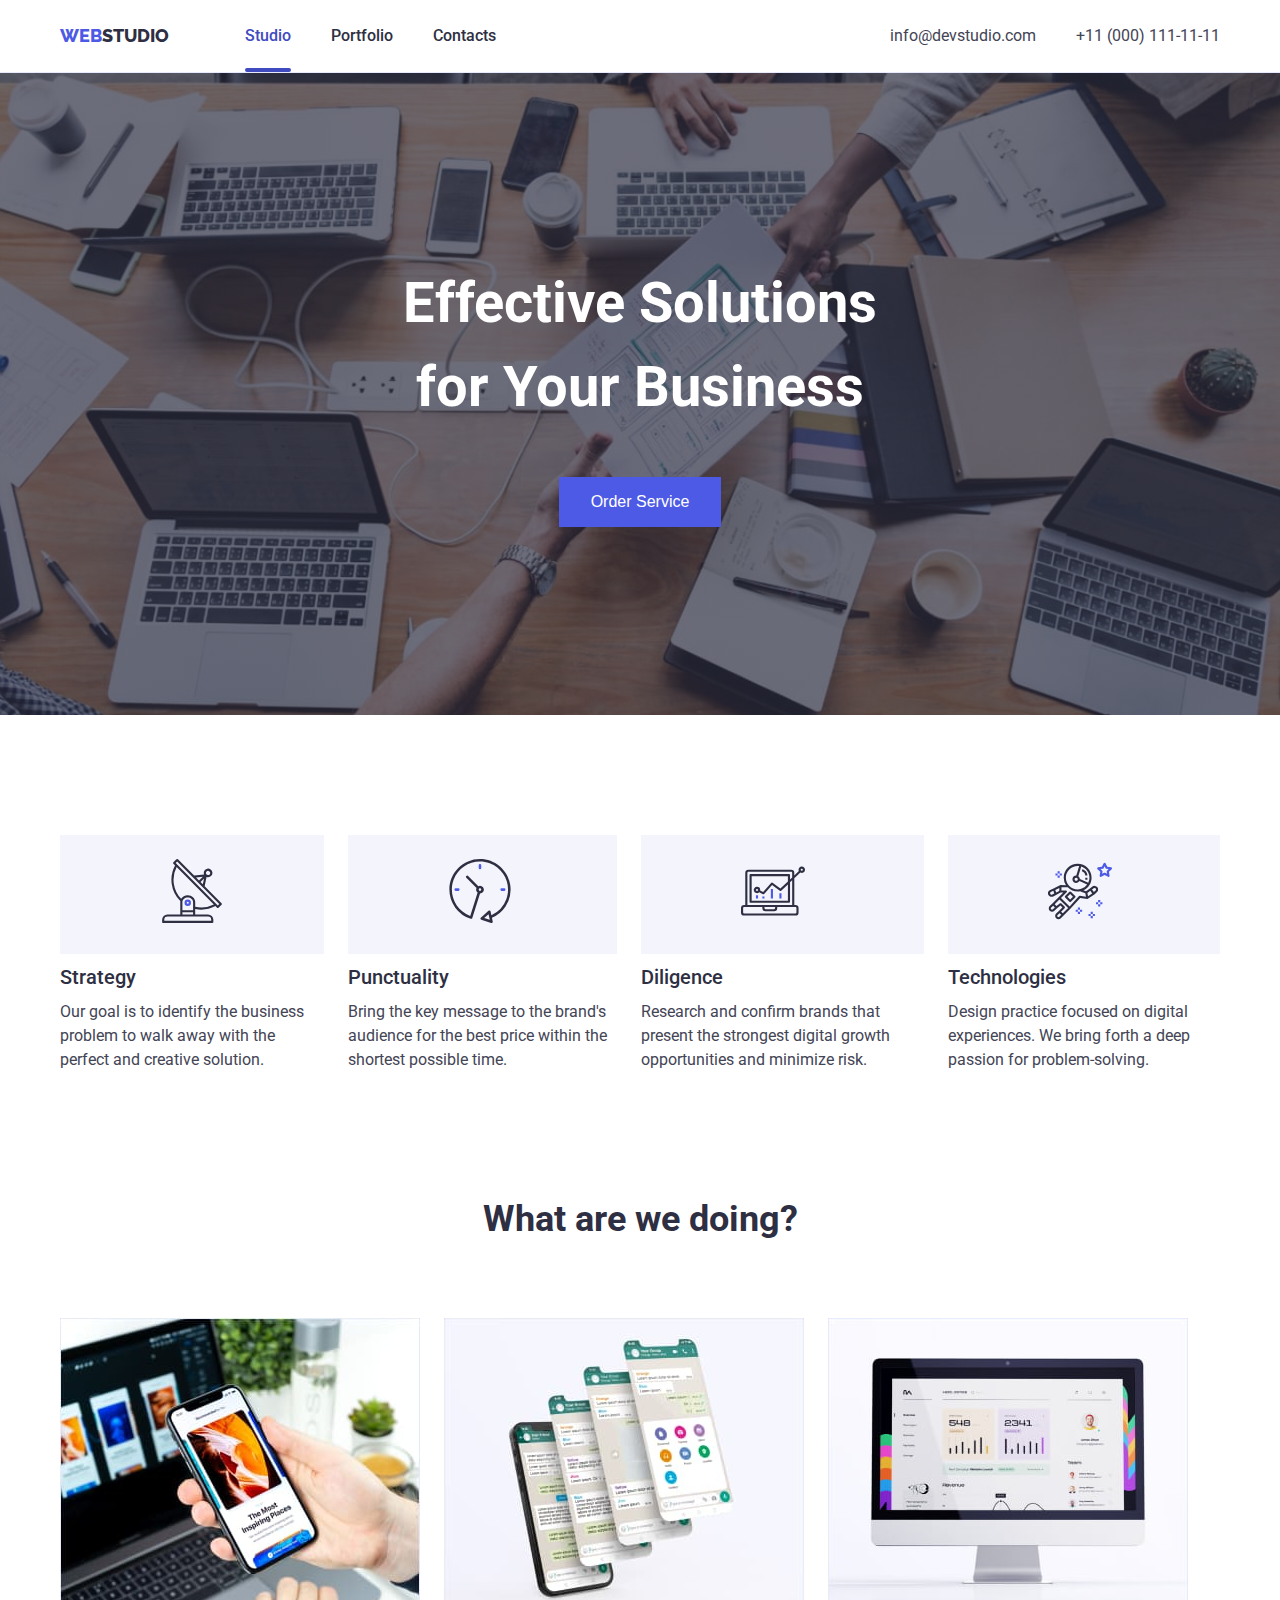
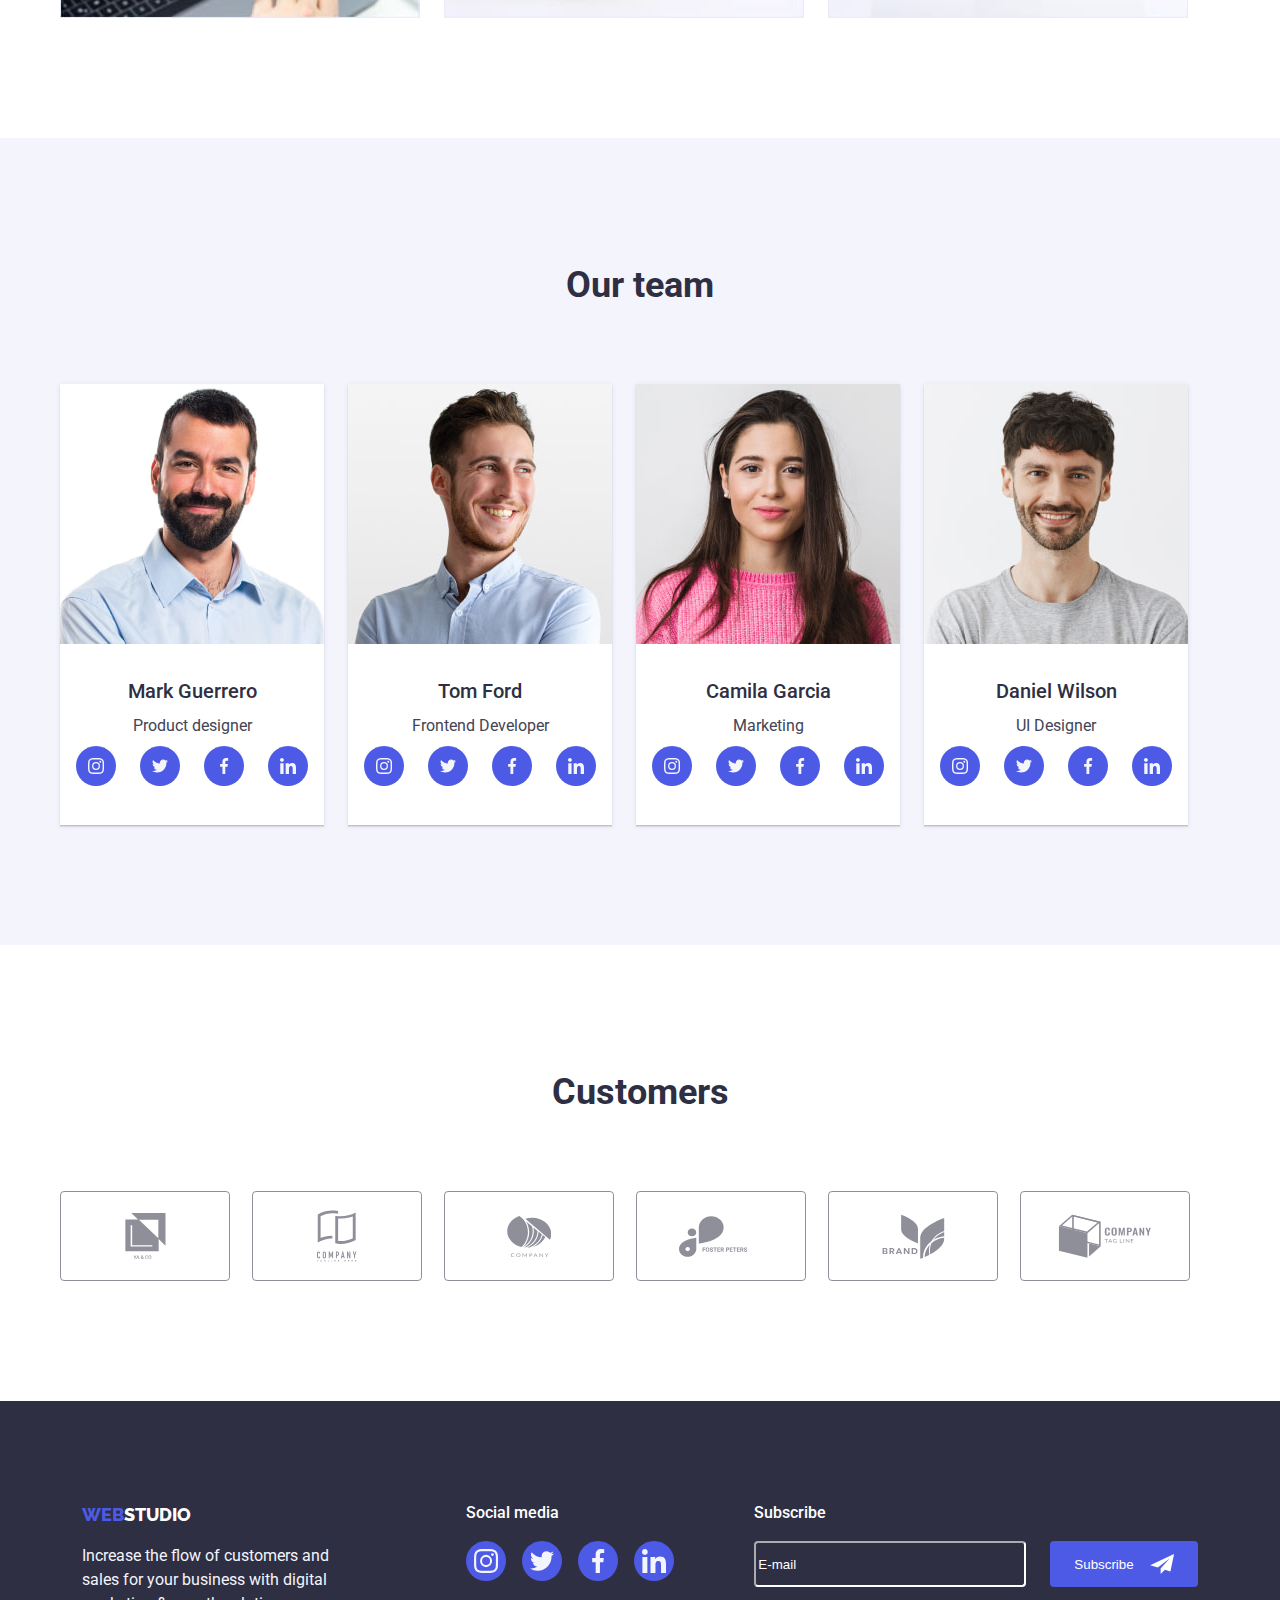
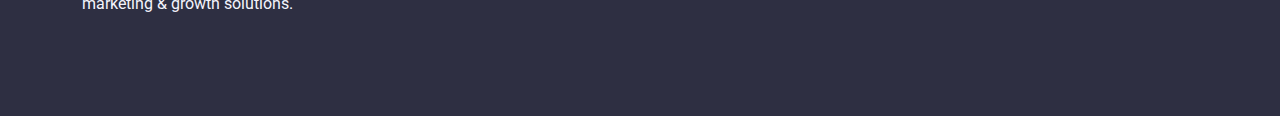
<file: index.html>
<!doctype html>
<html lang="en">
  <head>
    <meta charset="UTF-8" />
    <meta name="viewport" content="width=device-width, initial-scale=1.0" />
    <title>Webstudio</title>
    <link rel="preconnect" href="https://fonts.googleapis.com" />
    <link rel="preconnect" href="https://fonts.gstatic.com" crossorigin />
    <link
      rel="stylesheet"
      href="https://fonts.googleapis.com/css2?family=Raleway:wght@800&family=Roboto:wght@400;500;700;900&display=swap"
    />
    <link
      rel="stylesheet"
      href="https://cdnjs.cloudflare.com/ajax/libs/modern-normalize/2.0.0/modern-normalize.min.css"
      integrity="sha512-4xo8blKMVCiXpTaLzQSLSw3KFOVPWhm/TRtuPVc4WG6kUgjH6J03IBuG7JZPkcWMxJ5huwaBpOpnwYElP/m6wg=="
      crossorigin="anonymous"
      referrerpolicy="no-referrer"
    />
    <link rel="stylesheet" href="./css/styles.css" />
  </head>
  <body>
    <header class="header">
      <div class="container nav-container">
        <nav>
          <a href="./index.html" class="logo"> <span>Web</span>studio </a>
          <button
            class="menu-toggle js-open-menu"
            aria-expanded="false"
            aria-controls="mobile-menu"
            aria-label="Open menu button"
          >
            <svg class="menu-toggle-icon" width="32" height="22">
              <use href="./images/icons.svg#burger-menu"></use>
            </svg>
          </button>

          <ul class="nav-list">
            <li>
              <a href="./index.html" class="nav-link current">Studio</a>
            </li>
            <li>
              <a href="./portfolio.html" class="nav-link">Portfolio</a>
            </li>
            <li>
              <a href="#contacts" class="nav-link">Contacts</a>
            </li>
          </ul>
        </nav>
        <ul id="contacts" class="nav-list">
          <li>
            <a href="mailto:info@devstudio.com" class="contact-item">info@devstudio.com</a>
          </li>
          <li>
            <a href="tel:+11(000)111-11-11" class="contact-item">+11 (000) 111-11-11</a>
          </li>
        </ul>
      </div>
    </header>

    <main>
      <section class="section hero">
        <div class="container hero-container">
          <h1 class="hero-title">Effective Solutions for Your Business</h1>
          <button type="button" class="hero-button" data-modal-open>Order Service</button>
        </div>
      </section>

      <section class="section qualities">
        <div class="container qualities-container">
          <ul class="qualities-list">
            <li>
              <div class="quality-header">
                <svg class="icon">
                  <use href="./images/icons.svg#icon-antenna"></use>
                </svg>
              </div>
              <h3 class="quality-title">Strategy</h3>
              <p class="item-text">
                Our goal is to identify the business problem to walk away with the perfect and
                creative solution.
              </p>
            </li>
            <li>
              <div class="quality-header">
                <svg class="icon">
                  <use href="./images/icons.svg#icon-clock"></use>
                </svg>
              </div>
              <h3 class="quality-title">Punctuality</h3>
              <p class="item-text">
                Bring the key message to the brand's audience for the best price within the shortest
                possible time.
              </p>
            </li>
            <li>
              <div class="quality-header">
                <svg class="icon">
                  <use href="./images/icons.svg#icon-diagram"></use>
                </svg>
              </div>
              <h3 class="quality-title">Diligence</h3>
              <p class="item-text">
                Research and confirm brands that present the strongest digital growth opportunities
                and minimize risk.
              </p>
            </li>
            <li>
              <div class="quality-header">
                <svg class="icon">
                  <use href="./images/icons.svg#icon-astronaut"></use>
                </svg>
              </div>
              <h3 class="quality-title">Technologies</h3>
              <p class="item-text">
                Design practice focused on digital experiences. We bring forth a deep passion for
                problem-solving.
              </p>
            </li>
          </ul>
        </div>
      </section>

      <section class="section business">
        <div class="container">
          <h2 class="section-heading">What are we doing?</h2>
          <ul class="business-list">
            <li>
              <img src="images/service.jpg" alt="web services" />
            </li>
            <li>
              <img src="images/service1.jpg" alt="app services" />
            </li>
            <li>
              <img src="images/service2.jpg" alt="mobile services" />
            </li>
          </ul>
        </div>
      </section>

      <section class="section team">
        <div class="container">
          <h2 class="section-heading">Our team</h2>
          <ul class="team-list">
            <li class="team-member-list-item">

               <img src="images/mark@x1.jpg" srcset="images/mark@x1.jpg 1x, images/mark@x2.jpg 2x"
                   alt="Mark photo" width="264" height="260" />
              <div class="team-member-text">
                <h3 class="team-member-header">Mark Guerrero</h3>
                <p class="item-text">Product designer</p>
                <div class="social-links">
                  <a href="#" class="social-link">
                    <svg class="icon">
                      <use href="./images/icons.svg#icon-instagram"></use>
                    </svg>
                  </a>
                  <a href="#" class="social-link">
                    <svg class="icon">
                      <use href="./images/icons.svg#icon-twitter"></use>
                    </svg>
                  </a>
                  <a href="#" class="social-link">
                    <svg class="icon">
                      <use href="./images/icons.svg#icon-facebook"></use>
                    </svg>
                  </a>
                  <a href="#" class="social-link">
                    <svg class="icon">
                      <use href="./images/icons.svg#icon-linkedin"></use>
                    </svg>
                  </a>
                </div>
              </div>
            </li>
            <li class="team-member-list-item">
              <img src="images/tom@x1.jpg" srcset="images/tom@x1.jpg 1x, images/tom@x2.jpg 2x"
                   alt="Tom photo" width="264" height="260" />
              <div class="team-member-text">
                <h3 class="team-member-header">Tom Ford</h3>
                <p class="item-text">Frontend Developer</p>
                <div class="social-links">
                  <a href="#" class="social-link">
                    <svg class="icon">
                      <use href="./images/icons.svg#icon-instagram"></use>
                    </svg>
                  </a>
                  <a href="#" class="social-link">
                    <svg class="icon">
                      <use href="./images/icons.svg#icon-twitter"></use>
                    </svg>
                  </a>
                  <a href="#" class="social-link">
                    <svg class="icon">
                      <use href="./images/icons.svg#icon-facebook"></use>
                    </svg>
                  </a>
                  <a href="#" class="social-link">
                    <svg class="icon">
                      <use href="./images/icons.svg#icon-linkedin"></use>
                    </svg>
                  </a>
                </div>
              </div>
            </li>
            <li class="team-member-list-item">
              <img src="images/camila@x1.jpg" srcset="images/camila@x1.jpg 1x, images/camila@x2.jpg 2x"
                   alt="Camila photo" width="264" height="260" />
              <div class="team-member-text">
                <h3 class="team-member-header">Camila Garcia</h3>
                <p class="item-text">Marketing</p>
                <div class="social-links">
                  <a href="#" class="social-link">
                    <svg class="icon">
                      <use href="./images/icons.svg#icon-instagram"></use>
                    </svg>
                  </a>
                  <a href="#" class="social-link">
                    <svg class="icon">
                      <use href="./images/icons.svg#icon-twitter"></use>
                    </svg>
                  </a>
                  <a href="#" class="social-link">
                    <svg class="icon">
                      <use href="./images/icons.svg#icon-facebook"></use>
                    </svg>
                  </a>
                  <a href="#" class="social-link">
                    <svg class="icon">
                      <use href="./images/icons.svg#icon-linkedin"></use>
                    </svg>
                  </a>
                </div>
              </div>
            </li>
            <li class="team-member-list-item">
              <img src="images/daniel@x1.jpg" srcset="images/daniel@x1.jpg 1x, images/daniel@x2.jpg 2x"
                   alt="Daniel photo" width="264" height="260" />
              <div class="team-member-text">
                <h3 class="team-member-header">Daniel Wilson</h3>
                <p class="item-text">UI Designer</p>
                <div class="social-links">
                  <a href="#" class="social-link">
                    <svg class="icon">
                      <use href="./images/icons.svg#icon-instagram"></use>
                    </svg>
                  </a>
                  <a href="#" class="social-link">
                    <svg class="icon">
                      <use href="./images/icons.svg#icon-twitter"></use>
                    </svg>
                  </a>
                  <a href="#" class="social-link">
                    <svg class="icon">
                      <use href="./images/icons.svg#icon-facebook"></use>
                    </svg>
                  </a>
                  <a href="#" class="social-link">
                    <svg class="icon">
                      <use href="./images/icons.svg#icon-linkedin"></use>
                    </svg>
                  </a>
                </div>
              </div>
            </li>
          </ul>
        </div>
      </section>

      <section class="section customers">
        <div class="container">
          <h2 class="section-heading">Customers</h2>
          <ul class="customers-list">
            <li>
              <a href="#" class="customer-link">
                <svg class="icon" width="41" height="46">
                  <use href="./images/icons.svg#icon-company-1"></use>
                </svg>
              </a>
            </li>
            <li>
              <a href="#" class="customer-link">
                <svg class="icon" width="40" height="52">
                  <use href="./images/icons.svg#icon-company-2"></use>
                </svg>
              </a>
            </li>
            <li>
              <a href="#" class="customer-link">
                <svg class="icon" width="44" height="41">
                  <use href="./images/icons.svg#icon-company-3"></use>
                </svg>
              </a>
            </li>
            <li>
              <a href="#" class="customer-link">
                <svg class="icon" width="84" height="41">
                  <use href="./images/icons.svg#icon-company-4"></use>
                </svg>
              </a>
            </li>
            <li>
              <a href="#" class="customer-link">
                <svg class="icon" width="63" height="45">
                  <use href="./images/icons.svg#icon-company-5"></use>
                </svg>
              </a>
            </li>
            <li>
              <a href="#" class="customer-link">
                <svg class="icon" width="94" height="44">
                  <use href="./images/icons.svg#icon-company-6"></use>
                </svg>
              </a>
            </li>
          </ul>
        </div>
      </section>
    </main>

    <footer>
      <div class="container footer-container">
        <div>
          <a href="./index.html" class="logo footer-logo"> <span>Web</span>studio </a>
          <p class="footer-text">
            Increase the flow of customers and sales for your business with digital marketing &
            growth solutions.
          </p>
        </div>
        <div class="social-links-container">
          <p class="footer-title">Social media</p>
          <div class="social-links">
            <a href="#" class="social-link">
              <svg class="icon">
                <use href="./images/icons.svg#icon-instagram-2"></use>
              </svg>
            </a>
            <a href="#" class="social-link">
              <svg class="icon">
                <use href="./images/icons.svg#icon-twitter-2"></use>
              </svg>
            </a>
            <a href="#" class="social-link">
              <svg class="icon">
                <use href="./images/icons.svg#icon-facebook-2"></use>
              </svg>
            </a>
            <a href="#" class="social-link">
              <svg class="icon">
                <use href="./images/icons.svg#icon-linkedin-2"></use>
              </svg>
            </a>
          </div>
        </div>
        <div class="subscribe-container">
          <p class="footer-title">Subscribe</p>
          <form class="subscribe-form" name="subscribe_form" autocomplete="off">
            <input class="form-input" name="subscribe" type="email" placeholder="E-mail" />
            <button class="subscribe-form-submit" type="submit">
              Subscribe
              <svg class="icon" width="24" height="20">
                <use href="./images/icons.svg#icon-send"></use>
              </svg>
            </button>
          </form>
        </div>
      </div>
    </footer>

    <div class="backdrop is-hidden" data-modal>
      <div class="modal">
        <div class="modal-header">
          <button class="close-button" data-modal-close>
            <svg class="icon">
              <use href="./images/icons.svg#icon-button-close"></use>
            </svg>
          </button>
        </div>
        <div class="modal-body">
          <p class="modal-title">Leave your contacts and we will call you back</p>
          <form class="feedback-form" name="feedback_form" autocomplete="off">
            <label class="form-label">
              Name
              <div class="form-field">
                <input class="form-input" name="name" type="text" autofocus required />
                <svg class="icon" width="12" height="12">
                  <use href="./images/icons.svg#icon-person"></use>
                </svg>
              </div>
            </label>
            <label class="form-label">
              Phone
              <div class="form-field">
                <input class="form-input" name="phone" type="tel" />
                <svg class="icon" width="13" height="13">
                  <use href="./images/icons.svg#icon-phone"></use>
                </svg>
              </div>
            </label>
            <label class="form-label">
              Email
              <div class="form-field">
                <input class="form-input" name="email" type="email" required />
                <svg class="icon" width="15" height="12">
                  <use href="./images/icons.svg#icon-email"></use>
                </svg>
              </div>
            </label>
            <label class="form-label">
              Comment
              <textarea
                class="form-input form-textarea"
                name="comment"
                rows="8"
                placeholder="Text input"
              ></textarea>
            </label>
            <label class="form-label checkbox-label">
              <input class="form-checkbox" type="checkbox" name="terms" value="1" />
              <span>
                I accept the terms and conditions of the
                <a class="policy" href="#">Privacy Policy</a>
              </span>
            </label>
            <button class="submit-button" type="submit">Send</button>
          </form>
        </div>
      </div>
    </div>

    <div class="menu-container js-menu-container" id="mobile-menu">
      <button class="menu-toggle js-close-menu" aria-label="Close menu button">
        <svg class="menu-toggle-icon-close">
          <use href="./images/icons.svg#icon-button-close"></use>
        </svg>
      </button>

      <ul class="mobile-menu">
        <li>
          <a href="" class="link active">Studio</a>
        </li>
        <li>
          <a href="" class="link">Portfolio</a>
        </li>
        <li>
          <a href="" class="link">Contacts</a>
        </li>
      </ul>

      <ul class="mobile-contacts">
        <li>
          <a class="link accent" href="tel:+110001111111">+11 (000) 111-11-11</a>
        </li>
        <li>
          <a class="link" href="mailto:info@devstudio.com">info@devstudio.com</a>
        </li>
      </ul>

      <div class="social-links">
        <a href="#" class="social-link">
          <svg class="icon">
            <use href="./images/icons.svg#icon-instagram-2"></use>
          </svg>
        </a>
        <a href="#" class="social-link">
          <svg class="icon">
            <use href="./images/icons.svg#icon-twitter-2"></use>
          </svg>
        </a>
        <a href="#" class="social-link">
          <svg class="icon">
            <use href="./images/icons.svg#icon-facebook-2"></use>
          </svg>
        </a>
        <a href="#" class="social-link">
          <svg class="icon">
            <use href="./images/icons.svg#icon-linkedin-2"></use>
          </svg>
        </a>
      </div>
    </div>

    <script src="./js/mobile-menu.js"></script>
    <script src="./js/modal.js"></script>
  </body>
</html>
</file>
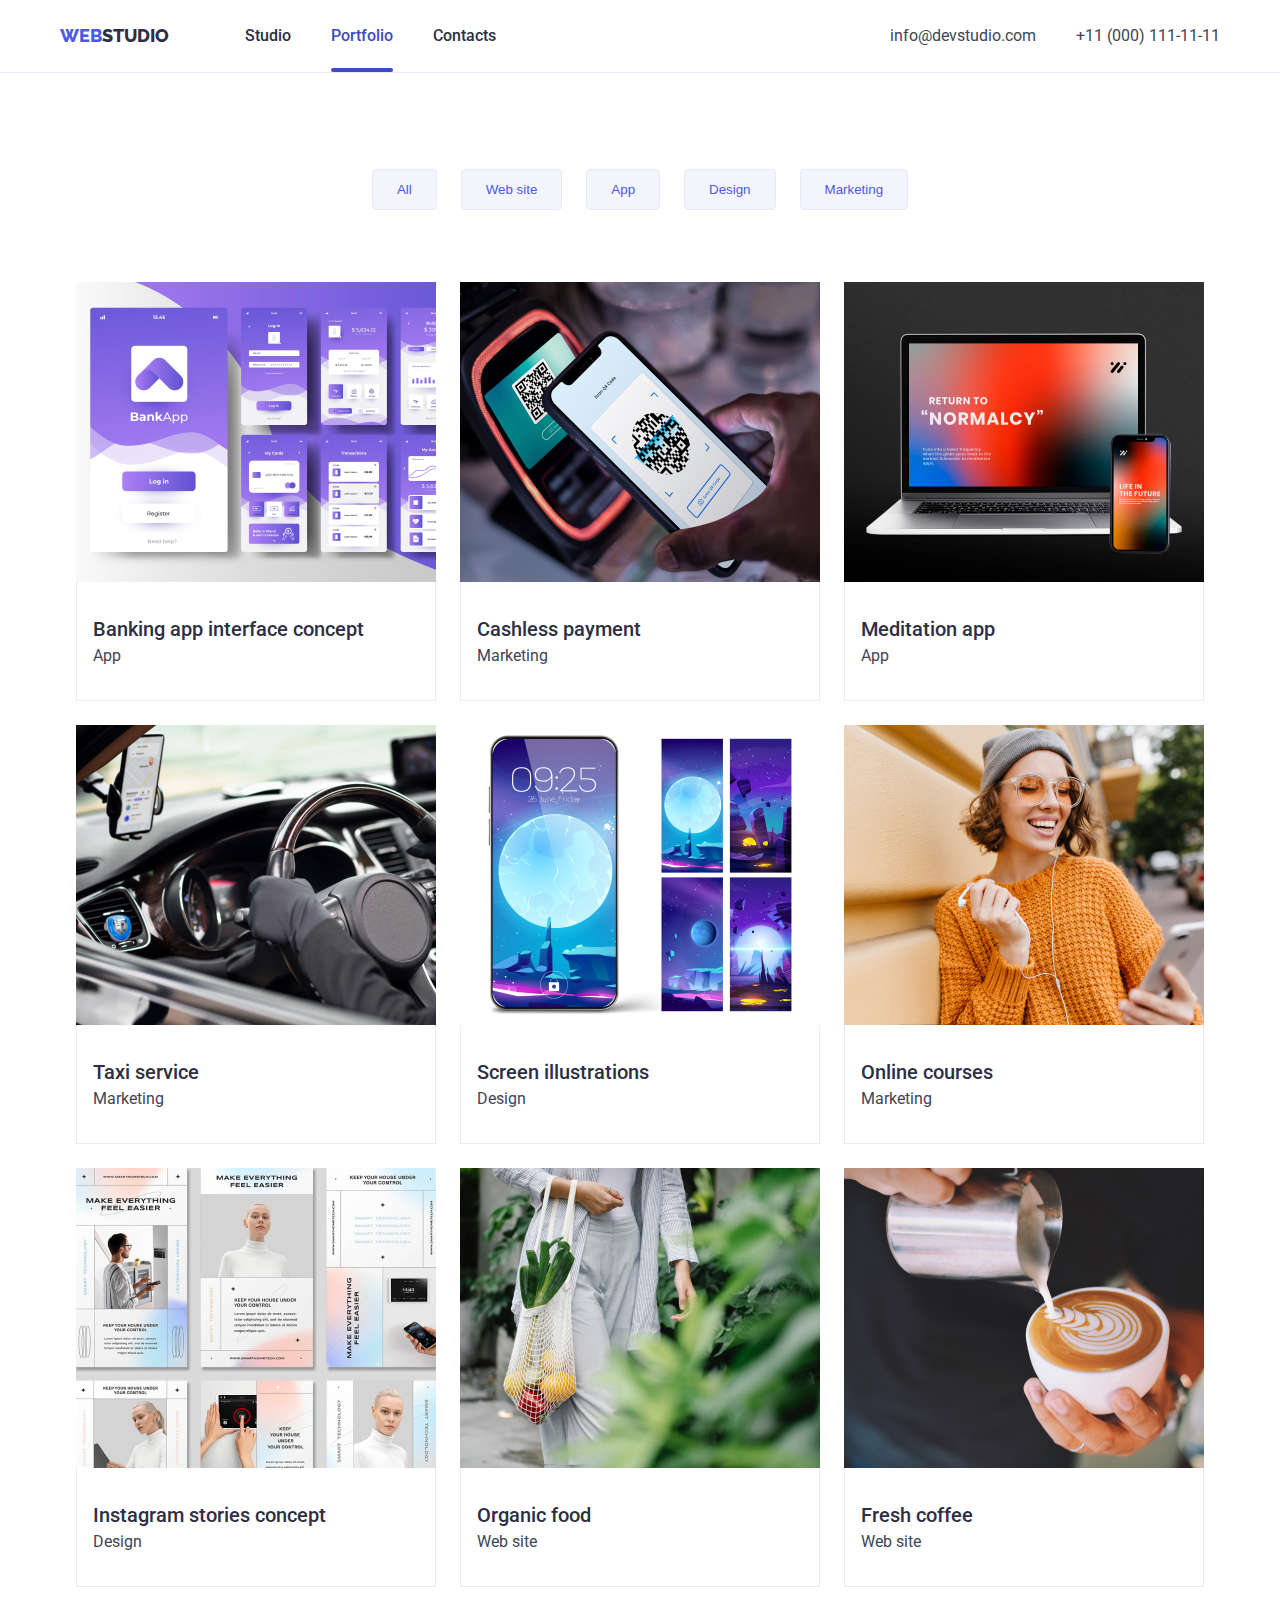
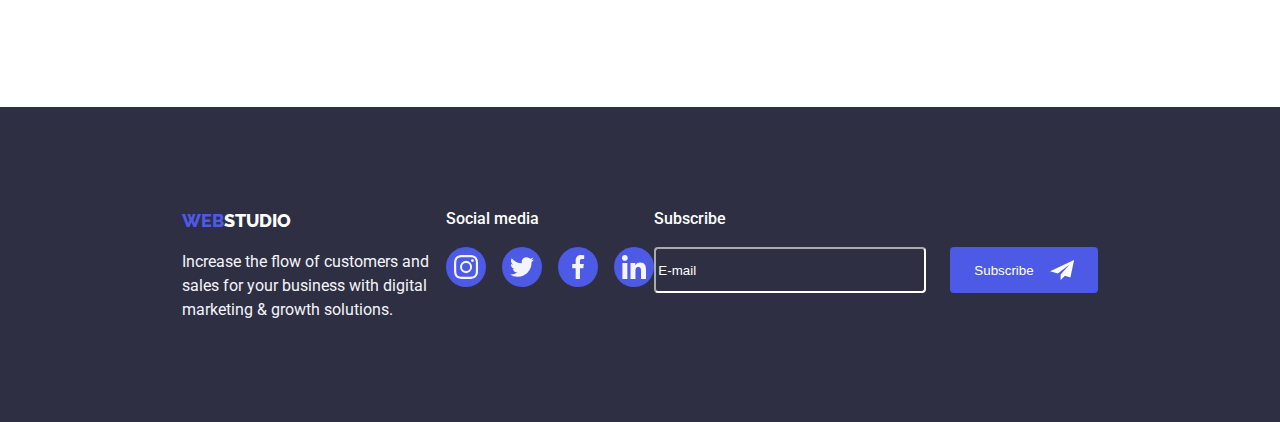
<file: portfolio.html>
<!doctype html>
<html lang="en">
  <head>
    <meta charset="UTF-8" />
    <meta name="viewport" content="width=device-width, initial-scale=1.0" />
    <title>Webstudio portfolio</title>
    <link rel="preconnect" href="https://fonts.googleapis.com" />
    <link rel="preconnect" href="https://fonts.gstatic.com" crossorigin />
    <link
      rel="stylesheet"
      href="https://fonts.googleapis.com/css2?family=Raleway:wght@800&family=Roboto:wght@400;500;700;900&display=swap"
    />
    <link
      rel="stylesheet"
      href="https://cdnjs.cloudflare.com/ajax/libs/modern-normalize/2.0.0/modern-normalize.min.css"
      integrity="sha512-4xo8blKMVCiXpTaLzQSLSw3KFOVPWhm/TRtuPVc4WG6kUgjH6J03IBuG7JZPkcWMxJ5huwaBpOpnwYElP/m6wg=="
      crossorigin="anonymous"
      referrerpolicy="no-referrer"
    />
    <link rel="stylesheet" href="./css/styles.css" />
  </head>
  <body>
    <header class="header">
      <div class="container nav-container">
        <nav>
          <a href="./index.html" class="logo"> <span>Web</span>studio </a>
          <button
            class="menu-toggle js-open-menu"
            aria-expanded="false"
            aria-controls="mobile-menu"
            aria-label="Open menu button"
          >
            <svg class="menu-toggle-icon" width="32" height="22">
              <use href="./images/icons.svg#burger-menu"></use>
            </svg>
          </button>
          <ul class="nav-list">
            <li>
              <a href="./index.html" class="nav-link">Studio</a>
            </li>
            <li>
              <a href="#" class="nav-link current">Portfolio</a>
            </li>
            <li>
              <a href="#contacts" class="nav-link">Contacts</a>
            </li>
          </ul>
        </nav>
        <ul id="contacts" class="nav-list">
          <li>
            <a href="mailto:info@devstudio.com" class="contact-item">info@devstudio.com</a>
          </li>
          <li>
            <a href="tel:+11(000)111-11-11" class="contact-item">+11 (000) 111-11-11</a>
          </li>
        </ul>
      </div>
    </header>

    <main>
      <section class="portfolio">
        <div class="container">
          <h1 class="visually-hidden">Portfolio</h1>
          <ul class="filters-list">
            <li>
              <button type="button" class="filter-button">All</button>
            </li>
            <li>
              <button type="button" class="filter-button">Web site</button>
            </li>
            <li>
              <button type="button" class="filter-button">App</button>
            </li>
            <li>
              <button type="button" class="filter-button">Design</button>
            </li>
            <li>
              <button type="button" class="filter-button">Marketing</button>
            </li>
          </ul>
          <ul class="portfolio-list">
            <li class="portfolio-list-item">
              <a href="#">
                <div class="portfolio-list-item-img">
                  <img
                    srcset="images/portfolio_img-8@1x.jpg 1x, images/portfolio_img-8@2x.jpg 2x"
                    src="images/portfolio_img-8@1x.jpg"
                    alt="Portfolio image"
                  />
                  <div class="overlay">
                    <p>
                      14 Stylish and User-Friendly App Design Concepts · Task Manager App · Calorie
                      Tracker App · Exotic Fruit Ecommerce App · Cloud Storage App
                    </p>
                  </div>
                </div>
                <div class="portfolio-list-item-text">
                  <h3 class="portfolio-card-header">Banking app interface concept</h3>
                  <p class="portfolio-card-tag">App</p>
                </div>
              </a>
            </li>
            <li class="portfolio-list-item">
              <a href="#">
                <div class="portfolio-list-item-img">
                  <img src="images/portfolio_img-7.jpg" alt="Portfolio image" />
                  <div class="overlay">
                    <p>
                      14 Stylish and User-Friendly App Design Concepts · Task Manager App · Calorie
                      Tracker App · Exotic Fruit Ecommerce App · Cloud Storage App
                    </p>
                  </div>
                </div>
                <div class="portfolio-list-item-text">
                  <h3 class="portfolio-card-header">Cashless payment</h3>
                  <p class="portfolio-card-tag">Marketing</p>
                </div>
              </a>
            </li>
            <li class="portfolio-list-item">
              <a href="#">
                <div class="portfolio-list-item-img">
                  <img src="images/portfolio_img-6.jpg" alt="Portfolio image" />
                  <div class="overlay">
                    <p>
                      14 Stylish and User-Friendly App Design Concepts · Task Manager App · Calorie
                      Tracker App · Exotic Fruit Ecommerce App · Cloud Storage App
                    </p>
                  </div>
                </div>
                <div class="portfolio-list-item-text">
                  <h3 class="portfolio-card-header">Meditation app</h3>
                  <p class="portfolio-card-tag">App</p>
                </div>
              </a>
            </li>
            <li class="portfolio-list-item">
              <a href="#">
                <div class="portfolio-list-item-img">
                  <img src="images/portfolio_img-5.jpg" alt="Portfolio image" />
                  <div class="overlay">
                    <p>
                      14 Stylish and User-Friendly App Design Concepts · Task Manager App · Calorie
                      Tracker App · Exotic Fruit Ecommerce App · Cloud Storage App
                    </p>
                  </div>
                </div>
                <div class="portfolio-list-item-text">
                  <h3 class="portfolio-card-header">Taxi service</h3>
                  <p class="portfolio-card-tag">Marketing</p>
                </div>
              </a>
            </li>
            <li class="portfolio-list-item">
              <a href="#">
                <div class="portfolio-list-item-img">
                  <img src="images/portfolio_img-4.jpg" alt="Portfolio image" />
                  <div class="overlay">
                    <p>
                      14 Stylish and User-Friendly App Design Concepts · Task Manager App · Calorie
                      Tracker App · Exotic Fruit Ecommerce App · Cloud Storage App
                    </p>
                  </div>
                </div>
                <div class="portfolio-list-item-text">
                  <h3 class="portfolio-card-header">Screen illustrations</h3>
                  <p class="portfolio-card-tag">Design</p>
                </div>
              </a>
            </li>
            <li class="portfolio-list-item">
              <a href="#">
                <div class="portfolio-list-item-img">
                  <img src="images/portfolio_img-3.jpg" alt="Portfolio image" />
                  <div class="overlay">
                    <p>
                      14 Stylish and User-Friendly App Design Concepts · Task Manager App · Calorie
                      Tracker App · Exotic Fruit Ecommerce App · Cloud Storage App
                    </p>
                  </div>
                </div>
                <div class="portfolio-list-item-text">
                  <h3 class="portfolio-card-header">Online courses</h3>
                  <p class="portfolio-card-tag">Marketing</p>
                </div>
              </a>
            </li>
            <li class="portfolio-list-item">
              <a href="#">
                <div class="portfolio-list-item-img">
                  <img src="images/portfolio_img-2.jpg" alt="Portfolio image" />
                  <div class="overlay">
                    <p>
                      14 Stylish and User-Friendly App Design Concepts · Task Manager App · Calorie
                      Tracker App · Exotic Fruit Ecommerce App · Cloud Storage App
                    </p>
                  </div>
                </div>
                <div class="portfolio-list-item-text">
                  <h3 class="portfolio-card-header">Instagram stories concept</h3>
                  <p class="portfolio-card-tag">Design</p>
                </div>
              </a>
            </li>
            <li class="portfolio-list-item">
              <a href="#">
                <div class="portfolio-list-item-img">
                  <img src="images/portfolio_img-1.jpg" alt="Portfolio image" />
                  <div class="overlay">
                    <p>
                      14 Stylish and User-Friendly App Design Concepts · Task Manager App · Calorie
                      Tracker App · Exotic Fruit Ecommerce App · Cloud Storage App
                    </p>
                  </div>
                </div>
                <div class="portfolio-list-item-text">
                  <h3 class="portfolio-card-header">Organic food</h3>
                  <p class="portfolio-card-tag">Web site</p>
                </div>
              </a>
            </li>
            <li class="portfolio-list-item">
              <a href="#">
                <div class="portfolio-list-item-img">
                  <img src="images/portfolio_img.jpg" alt="Portfolio image" />
                  <div class="overlay">
                    <p>
                      14 Stylish and User-Friendly App Design Concepts · Task Manager App · Calorie
                      Tracker App · Exotic Fruit Ecommerce App · Cloud Storage App
                    </p>
                  </div>
                </div>
                <div class="portfolio-list-item-text">
                  <h3 class="portfolio-card-header">Fresh coffee</h3>
                  <p class="portfolio-card-tag">Web site</p>
                </div>
              </a>
            </li>
          </ul>
        </div>
      </section>
    </main>

    <footer>
      <div class="container footer-container">
        <div>
          <a href="./index.html" class="logo footer-logo"> <span>Web</span>studio </a>
          <p class="footer-text">
            Increase the flow of customers and sales for your business with digital marketing &
            growth solutions.
          </p>
        </div>
        <div>
          <p class="footer-title">Social media</p>
          <div class="social-links">
            <a href="#" class="social-link">
              <svg class="icon">
                <use href="./images/icons.svg#icon-instagram-2"></use>
              </svg>
            </a>
            <a href="#" class="social-link">
              <svg class="icon">
                <use href="./images/icons.svg#icon-twitter-2"></use>
              </svg>
            </a>
            <a href="#" class="social-link">
              <svg class="icon">
                <use href="./images/icons.svg#icon-facebook-2"></use>
              </svg>
            </a>
            <a href="#" class="social-link">
              <svg class="icon">
                <use href="./images/icons.svg#icon-linkedin-2"></use>
              </svg>
            </a>
          </div>
        </div>
        <div>
          <p class="footer-title">Subscribe</p>
          <form class="subscribe-form" name="subscribe_form" autocomplete="off">
            <input class="form-input" name="subscribe" type="email" placeholder="E-mail" />
            <button class="subscribe-form-submit" type="submit">
              Subscribe
              <svg class="icon" width="24" height="20">
                <use href="./images/icons.svg#icon-send"></use>
              </svg>
            </button>
          </form>
        </div>
      </div>
    </footer>

    <div class="menu-container js-menu-container" id="mobile-menu">
      <button class="menu-toggle js-close-menu" aria-label="Close menu button">
        <svg class="menu-toggle-icon-close">
          <use href="./images/icons.svg#icon-button-close"></use>
        </svg>
      </button>

      <ul class="mobile-menu">
        <li>
          <a href="" class="link">Studio</a>
        </li>
        <li>
          <a href="" class="link active">Portfolio</a>
        </li>
        <li>
          <a href="" class="link">Contacts</a>
        </li>
      </ul>

      <ul class="mobile-contacts">
        <li>
          <a class="link accent" href="tel:+110001111111">+11 (000) 111-11-11</a>
        </li>
        <li>
          <a class="link" href="mailto:info@devstudio.com">info@devstudio.com</a>
        </li>
      </ul>

      <div class="social-links">
        <a href="#" class="social-link">
          <svg class="icon">
            <use href="./images/icons.svg#icon-instagram-2"></use>
          </svg>
        </a>
        <a href="#" class="social-link">
          <svg class="icon">
            <use href="./images/icons.svg#icon-twitter-2"></use>
          </svg>
        </a>
        <a href="#" class="social-link">
          <svg class="icon">
            <use href="./images/icons.svg#icon-facebook-2"></use>
          </svg>
        </a>
        <a href="#" class="social-link">
          <svg class="icon">
            <use href="./images/icons.svg#icon-linkedin-2"></use>
          </svg>
        </a>
      </div>
    </div>

    <script src="./js/mobile-menu.js"></script>
  </body>
</html>
</file>
<file: css/styles.css>
:root {
  --navy-blue: #2e2f42;
  --iris: #4d5ae5;
  --slate: #434455;
  --cloud: #f4f4fd;
  --ocean: #404bbf;
  --cornflower: #e7e9fc;
  --light-slate: #8e8f99;
  --green: #31d0aa;
}

body {
  font-family: Roboto, 'Helvetica Neue', sans-serif;
  color: var(--navy-blue);
  font-size: 16px;
  line-height: 1.5;
  background-color: white;
  margin: 0;
}

h1,
h2,
h3,
h4,
h5,
h6,
p {
  margin: 0;
}

ul,
ol {
  list-style: none;
  margin: 0;
  padding-left: 0;
}

a {
  text-decoration: none;
}

footer {
  background-color: var(--navy-blue);
  padding: 100px 0;
}

img {
  display: block;
  max-width: 100%;
}

.container {
  padding-left: 16px;
  padding-right: 16px;
  margin-left: auto;
  margin-right: auto;
}

.contact-item {
  color: var(--slate);
  transition: color 250ms cubic-bezier(0.4, 0, 0.2, 1);
}

.contact-item:hover,
.contact-item:focus {
  color: var(--ocean);
}

.visually-hidden {
  position: absolute;
  width: 1px;
  height: 1px;
  margin: -1px;
  border: 0;
  padding: 0;
  white-space: nowrap;
  clip-path: inset(100%);
  clip: rect(0 0 0 0);
  overflow: hidden;
}

.logo {
  font-family: Raleway, 'Helvetica Neue', sans-serif;
  font-weight: 800;
  font-size: 18px;
  text-transform: uppercase;
  color: var(--navy-blue);
  text-decoration: none;

  span {
    color: var(--iris);
  }
}

.footer-logo {
  color: white;
}

.filter-button {
  background-color: var(--cloud);
  color: var(--iris);
  font-weight: 500;
  cursor: pointer;
  padding: 12px 24px;
  border: 1px solid var(--cornflower);
  border-radius: 4px;
  transition: box-shadow 250ms cubic-bezier(0.4, 0, 0.2, 1);
}

.filter-button:hover,
.filter-button:focus {
  background-color: var(--ocean);
  color: white;
  border: 1px solid var(--ocean);
  box-shadow:
    0 2px 2px 0 #0000001f,
    0 2px 1px 0 #00000014,
    0 3px 1px 0 #0000001a;
}

.portfolio-card-header,
.quality-title,
.team-member-header {
  font-weight: 500;
  font-size: 20px;
  color: var(--navy-blue);
}

.quality-title {
  margin-bottom: 8px;
}

.quality-header {
  background: #f4f4fd;
  padding: 24px 100px;
  margin-bottom: 8px;
}

.portfolio-card-tag,
.item-text {
  color: var(--slate);
}

.footer-container {
  display: flex;
  gap: 80px;
}

.footer-text {
  color: var(--cloud);
  width: 264px;
  margin-top: 16px;
}

.footer-title {
  font-weight: 500;
  color: white;
  margin-bottom: 16px;
}

.footer-container .social-links {
  gap: 16px;

  .social-link:hover .icon,
  .social-link:focus .icon {
    fill: var(--green);
  }
}

.hero {
  background-color: var(--navy-blue);
  background-image: linear-gradient(rgba(46, 47, 66, 0.7), rgba(46, 47, 66, 0.7)),
    url(../images/hero@1x.jpg);
  background-repeat: no-repeat;
  background-position: center center;
  background-size: cover;
  padding: 188px 0;
}

@media (min-resolution: 192dpi) {
  .hero {
    background-image: linear-gradient(rgba(46, 47, 66, 0.7), rgba(46, 47, 66, 0.7)),
      url(../images/hero@2x.jpg);
  }
}

.hero-title {
  font-family: Roboto, 'Helvetica Neue', sans-serif;
  font-size: 56px;
  font-weight: 700;
  color: white;
  max-width: 496px;
  margin: 0 auto 48px;
  text-align: center;
}

.hero-button {
  display: block;
  font-size: inherit;
  font-weight: 500;
  background-color: var(--iris);
  color: white;
  padding: 16px 32px;
  margin: 0 auto;
  cursor: pointer;
  border: none;
  transition: background-color 250ms cubic-bezier(0.4, 0, 0.2, 1);
}

.hero-button:hover,
.hero-button:focus {
  background-color: var(--ocean);
}

.qualities {
  padding: 120px 0;
}

.section-heading {
  font-size: 36px;
  text-align: center;
  margin-bottom: 72px;
}

.header {
  padding-top: 16px;
  padding-bottom: 16px;
  border-bottom: 1px solid var(--cornflower);
}

.nav-container {
  display: flex;
  justify-content: space-between;
  line-height: 24px;

  nav {
    align-items: center;
    display: flex;
    gap: 76px;
  }

  .nav-list {
    display: flex;
    gap: 40px;
  }

  .nav-link {
    color: var(--navy-blue);
    font-weight: 500;
    position: relative;
    transition: color 250ms cubic-bezier(0.4, 0, 0.2, 1);
    padding: 16px 0;

    &.current {
      color: var(--ocean);
    }

    &.current::after {
      content: '';
      display: block;
      position: absolute;
      height: 4px;
      width: 100%;
      bottom: -11px;
      border-radius: 2px;
      background-color: var(--ocean);
    }
  }

  .nav-link:hover,
  .nav-link:focus {
    color: var(--ocean);
  }
}

.portfolio {
  padding-top: 96px;
  padding-bottom: 120px;
}

.filters-list {
  display: flex;
  gap: 24px;
  justify-content: center;
  align-items: center;
}

.portfolio-list {
  justify-content: center;
  margin-top: 72px;
  flex-wrap: wrap;
  row-gap: 48px;
}

.portfolio-list-item-img {
  transition: box-shadow 250ms cubic-bezier(0.4, 0, 0.2, 1);
  position: relative;
  overflow: hidden;
}

.team-member-list-item,
.portfolio-list-item:hover,
.portfolio-list-item:focus {
  box-shadow:
    0 2px 1px 0 #2e2f4214,
    0 1px 1px 0 #2e2f4229,
    0 1px 6px 0 #2e2f4214;
}

.portfolio-list-item-text {
  padding: 32px 16px;
  border: 1px solid #e7e9fc;
  border-top: 0;
}

.business {
  padding-bottom: 120px;
}

.customers {
  padding: 120px 0;
}

.business-list,
.team-list,
.qualities-list,
.portfolio-list,
.customers-list {
  display: flex;
  gap: 24px;
}

.qualities-list .icon {
  width: 64px;
  height: 64px;
}

.team {
  background-color: var(--cloud);
  padding: 120px 0;
}

.team-member-text {
  background-color: white;
  padding: 32px 16px;
  display: flex;
  flex-direction: column;
  align-items: center;
  gap: 8px;
}

.team .social-links {
  gap: 24px;
}

.social-links {
  display: flex;
  align-items: center;
  justify-content: space-between;
}

.social-links .icon {
  width: 40px;
  height: 40px;
  fill: var(--iris);
}

.icon {
  transition: fill 250ms cubic-bezier(0.4, 0, 0.2, 1);
}

.social-links .social-link:hover .icon,
.social-links .social-link:focus .icon {
  fill: var(--ocean);
}

.customers li {
  width: 168px;
}

.customers .customer-link {
  display: flex;
  align-items: center;
  justify-content: center;
  height: 88px;
  width: 168px;
  border: 1px solid var(--light-slate);
  border-radius: 4px;
}

.customers .icon {
  fill: var(--light-slate);
}

.customer-link:hover,
.customer-link:focus {
  border-color: var(--ocean);
}

.customer-link:hover .icon,
.customer-link:focus .icon {
  fill: var(--ocean);
}

.portfolio-list-item a:hover .overlay,
.portfolio-list-item a:focus .overlay {
  transform: translateY(0);
}

.overlay {
  position: absolute;
  top: 0;
  left: 0;
  width: 100%;
  height: 100%;
  transform: translateY(100%);
  transition: transform 250ms ease-in-out;
  background-color: var(--iris);
  padding: 40px 32px;
  color: white;
}

.backdrop {
  position: fixed;
  top: 0;
  left: 0;
  width: 100%;
  height: 100%;
  opacity: 1;
  background-color: rgba(0, 0, 0, 0.5);
}

.backdrop.is-hidden {
  opacity: 0;
  visibility: hidden;
  pointer-events: none;
}

.backdrop:not(.is-hidden) .modal {
  transform: translate(-50%, -50%) scale(1);
  opacity: 1;
}

.modal {
  position: absolute;
  padding: 24px;
  background-color: white;
  max-width: 408px;
  min-height: 584px;
  top: 50%;
  left: 50%;
  transform: translate(-50%, -50%) scale(0.1);
  overflow: auto;
  transition:
    transform 0.25s,
    opacity 0.25s linear;
  opacity: 0;

  .modal-title {
    font-weight: 500;
    text-align: center;
    margin-bottom: 16px;
  }

  .modal-header {
    display: flex;
    justify-content: end;
    margin-bottom: 24px;
  }

  .close-button {
    border: none;
    background-color: transparent;
    padding: 0;
    cursor: pointer;

    .icon {
      height: 24px;
      width: 24px;
      fill: var(--navy-blue);
      border: 1px solid #0000001a;
      background-color: var(--cornflower);
      border-radius: 50%;
      padding: 7px;
      transition:
        background-color 250ms cubic-bezier(0.4, 0, 0.2, 1),
        fill 250ms cubic-bezier(0.4, 0, 0.2, 1);

      &:hover,
      &:focus {
        background-color: var(--ocean);
        fill: white;
      }
    }
  }

  .feedback-form {
    .form-label {
      font-size: 12px;
      color: var(--light-slate);
    }

    .form-input {
      font-size: 12px;
      padding: 8px 8px 8px 32px;
      border: 1px solid #2e2f4266;
      transition: border-color 250ms cubic-bezier(0.4, 0, 0.2, 1);
      border-radius: 4px;
      min-height: 40px;
      width: 100%;
      color: var(--navy-blue);
      outline: none;
    }

    .form-input.form-textarea {
      padding: 8px 8px 8px 16px;
    }

    .form-field {
      position: relative;
      margin-bottom: 8px;

      .icon {
        position: absolute;
        left: 16px;
        top: 50%;
        bottom: 50%;
        transform: translateY(-50%);
        fill: var(--navy-blue);
      }
    }

    .form-field:hover,
    .form-field:focus {
      .form-input {
        border-color: var(--iris);
      }

      .icon {
        fill: var(--iris);
      }
    }

    .form-checkbox {
      height: 16px;
      width: 16px;
      border: 1px solid #2e2f4266;

      &:checked {
        accent-color: var(--ocean);
      }
    }

    .checkbox-label {
      display: flex;
      gap: 8px;
      margin-top: 8px;
      margin-bottom: 24px;
      align-items: center;
    }

    .policy {
      color: var(--iris);
      text-decoration: underline;
    }

    .submit-button {
      padding: 16px 72px;
      background-color: #4d5ae5;
      color: white;
      box-shadow: none;
      border: none;
      border-radius: 4px;
      margin: 0 auto;
      display: block;
    }
  }
}

@media screen and (max-width: 767px) {
  .modal {
    min-width: 320px;
  }

  .hero {
    background-image: linear-gradient(rgba(46, 47, 66, 0.7), rgba(46, 47, 66, 0.7)),
      url(../images/hero_mob@1x.jpg);
  }

  @media (min-resolution: 192dpi) {
    .hero {
      background-image: linear-gradient(rgba(46, 47, 66, 0.7), rgba(46, 47, 66, 0.7)),
        url(../images/hero_mob@2x.jpg);
    }
  }

  nav {
    justify-content: space-between;
  }

  .nav-container {
    display: block;

    .nav-list {
      display: none;
    }
  }

  .hero {
    padding: 112px 0;

    .hero-title {
      font-size: 36px;
    }

    .hero-container {
      padding: 0;
    }
  }

  .qualities {
    padding: 96px 0;

    .qualities-list {
      flex-direction: column;
      gap: 72px;

      .quality-title {
        font-size: 36px;
        font-weight: 700;
        text-align: center;
      }
    }

    .quality-header {
      display: none;
    }
  }

  .business {
    display: none;
  }

  .team {
    padding: 96px 0;

    .team-list {
      flex-direction: column;
      gap: 72px;
      justify-content: center;
    }

    .team-member-list-item {
      margin: auto;
    }
  }

  .customers {
    padding: 96px 0;

    .customers-list {
      flex-wrap: wrap;

      > li {
        margin: auto;
      }
    }
  }

  footer {
    padding: 96px 0;

    .footer-title,
    .footer-logo,
    .footer-title .footer-logo {
      display: block;
      text-align: center;
    }
  }

  .container {
    max-width: 428px;
  }

  .footer-container {
    flex-direction: column;
    gap: 72px;

    .subscribe-form {
      flex-direction: column;

      .subscribe-form-submit {
        margin: auto;
      }
    }

    > div {
      margin: auto;
    }

    > div:last-child {
      width: 100%;
    }

    .form-input {
      border: 1px solid var(--cornflower);
      box-shadow: 0 4px 4px 0 #00000026;
    }
  }

  .filters-list {
    flex-wrap: wrap;
    justify-content: flex-start;
  }

  .portfolio {
    padding-top: 48px;
    padding-bottom: 48px;

    .portfolio-list-item {
      margin: auto;
      box-shadow: 0 1px 6px 0 #2e2f4214;
    }
  }

  .portfolio-list {
    flex-direction: column;
    gap: 48px;
  }

  .portfolio-list-item-img {
    img {
      max-width: 100%;
    }
  }
}

@media screen and (min-width: 768px) and (max-width: 1157px) {
  .nav-container {
    nav {
      align-items: center;
    }

    .nav-link {
      padding: 16px 0;
    }
  }

  .menu-container {
    display: none;
  }

  .hero {
    background-image: linear-gradient(rgba(46, 47, 66, 0.7), rgba(46, 47, 66, 0.7)),
      url(../images/hero_tab@1x.jpg);
  }

  @media (min-resolution: 192dpi) {
    .hero {
      background-image: linear-gradient(rgba(46, 47, 66, 0.7), rgba(46, 47, 66, 0.7)),
        url(../images/hero_tab@2x.jpg);
    }
  }

  #contacts {
    flex-direction: column;
    gap: 12px;
    font-size: 12px;
    line-height: 14px;
  }

  .container {
    max-width: 768px;
  }

  .footer-container {
    flex-direction: row;
    flex-wrap: wrap;
    gap: 24px;
    row-gap: 72px;
    width: 584px;
  }

  .quality-header {
    display: none;
  }

  .quality-title {
    font-size: 36px;
  }

  .qualities-list {
    flex-wrap: wrap;
    row-gap: 72px;

    > li {
      width: calc(50% - 24px);
    }
  }

  .business {
    display: none;
  }

  .team-list {
    flex-wrap: wrap;
    justify-content: center;
    row-gap: 64px;
  }

  .customers {
    padding: 96px 0;

    .customers-list {
      flex-wrap: wrap;
      justify-content: center;
      row-gap: 72px;
    }
  }

  .portfolio-list {
    justify-content: flex-start;
  }

  .portfolio-list-item {
    max-width: 356px;
  }
}

@media screen and (min-width: 1158px) {
  .header {
    padding-top: 24px;
    padding-bottom: 24px;
  }

  .menu-container {
    display: none;
  }

  .container {
    max-width: 1160px;
  }

  #contacts {
    flex-direction: row;
    gap: 40px;
  }

  .footer-container {
    justify-content: center;
    gap: 0;
  }

  .social-links-container {
    margin-left: 120px;
  }

  .subscribe-container {
    margin-left: 80px;
  }
}

.subscribe-form {
  display: flex;
  flex-direction: row;
  gap: 24px;

  .form-input {
    background-color: transparent;
    border-color: white;
    color: white;
    min-width: 264px;
    height: 40px;
    box-shadow: none;
    border-radius: 4px;
  }

  .form-input::placeholder {
    color: white;
  }

  .subscribe-form-submit {
    padding: 8px 24px;
    box-shadow: none;
    border: none;
    border-radius: 4px;
    display: flex;
    align-items: center;
    gap: 16px;
    background-color: var(--iris);
    color: white;
    fill: white;
  }

  .subscribe-form-submit:hover,
  .subscribe-form-submit:focus {
    background-color: var(--ocean);
  }
}

.menu-toggle {
  min-height: 40px;
  min-width: 40px;
  display: flex;
  align-items: center;
  justify-content: center;

  margin: 0;
  padding: 0;
  background-color: transparent;
  cursor: pointer;
  border: none;
  border-radius: 50%;
  outline: none;

  .menu-toggle-icon-close {
    height: 24px;
    width: 24px;
    fill: var(--navy-blue);
    border: 1px solid #0000001a;
    background-color: var(--cornflower);
    border-radius: 50%;
    padding: 7px;
    transition:
            background-color 250ms cubic-bezier(0.4, 0, 0.2, 1),
            fill 250ms cubic-bezier(0.4, 0, 0.2, 1);

    &:hover,
    &:focus {
      background-color: var(--ocean);
      fill: white;
    }
  }
}

@media (min-width: 768px) {
  .menu-toggle {
    display: none;
  }
}

.menu-toggle:hover,
.menu-toggle:focus {
  background-color: rgba(0, 0, 0, 0.1);
}

.menu-container {
  position: fixed;
  top: 0;
  left: 0;
  z-index: 999;
  width: 100%;
  height: 100%;
  padding: 80px 35px 40px 40px;
  display: flex;
  flex-direction: column;
  background-color: white;
  transform: translateX(100%);
  transition: transform 250ms ease-in-out;
}

.menu-container.is-open {
  transform: translateX(0);
}

.menu-container .menu-toggle {
  position: absolute;
  top: 24px;
  right: 24px;
  color: #fff;
}

.mobile-menu {
  margin-bottom: auto;
}

.mobile-menu li:not(:last-child) {
  margin-bottom: 40px;
}

.mobile-menu .link {
  font-size: 36px;
  font-weight: 700;
  line-height: 1.11;
  letter-spacing: 0.02em;
  text-transform: capitalize;
  color: var(--navy-blue, #2e2f42);
}

.mobile-menu .link.active {
  color: var(--ocean);
}

.mobile-contacts {
  margin-bottom: 48px;
}

.mobile-contacts li:not(:last-child) {
  margin-bottom: 40px;
}

.mobile-contacts .link {
  font-size: 20px;
  font-weight: 500;
  line-height: 24px; /* 120% */
  letter-spacing: 0.4px;
}


.mobile-contacts .link {
  color: var(--slate);
}

.mobile-contacts .link.accent {
  font-size: 36px;
  line-height: 40px;
  color: var(--ocean);
}

@media only screen and (max-width: 427px) {
  .mobile-socials {
    justify-content: space-between;
  }
}

@media only screen and (min-width: 428px) {
  .mobile-socials {
    gap: 56px;
  }
}
/* #endregion */
</file>
